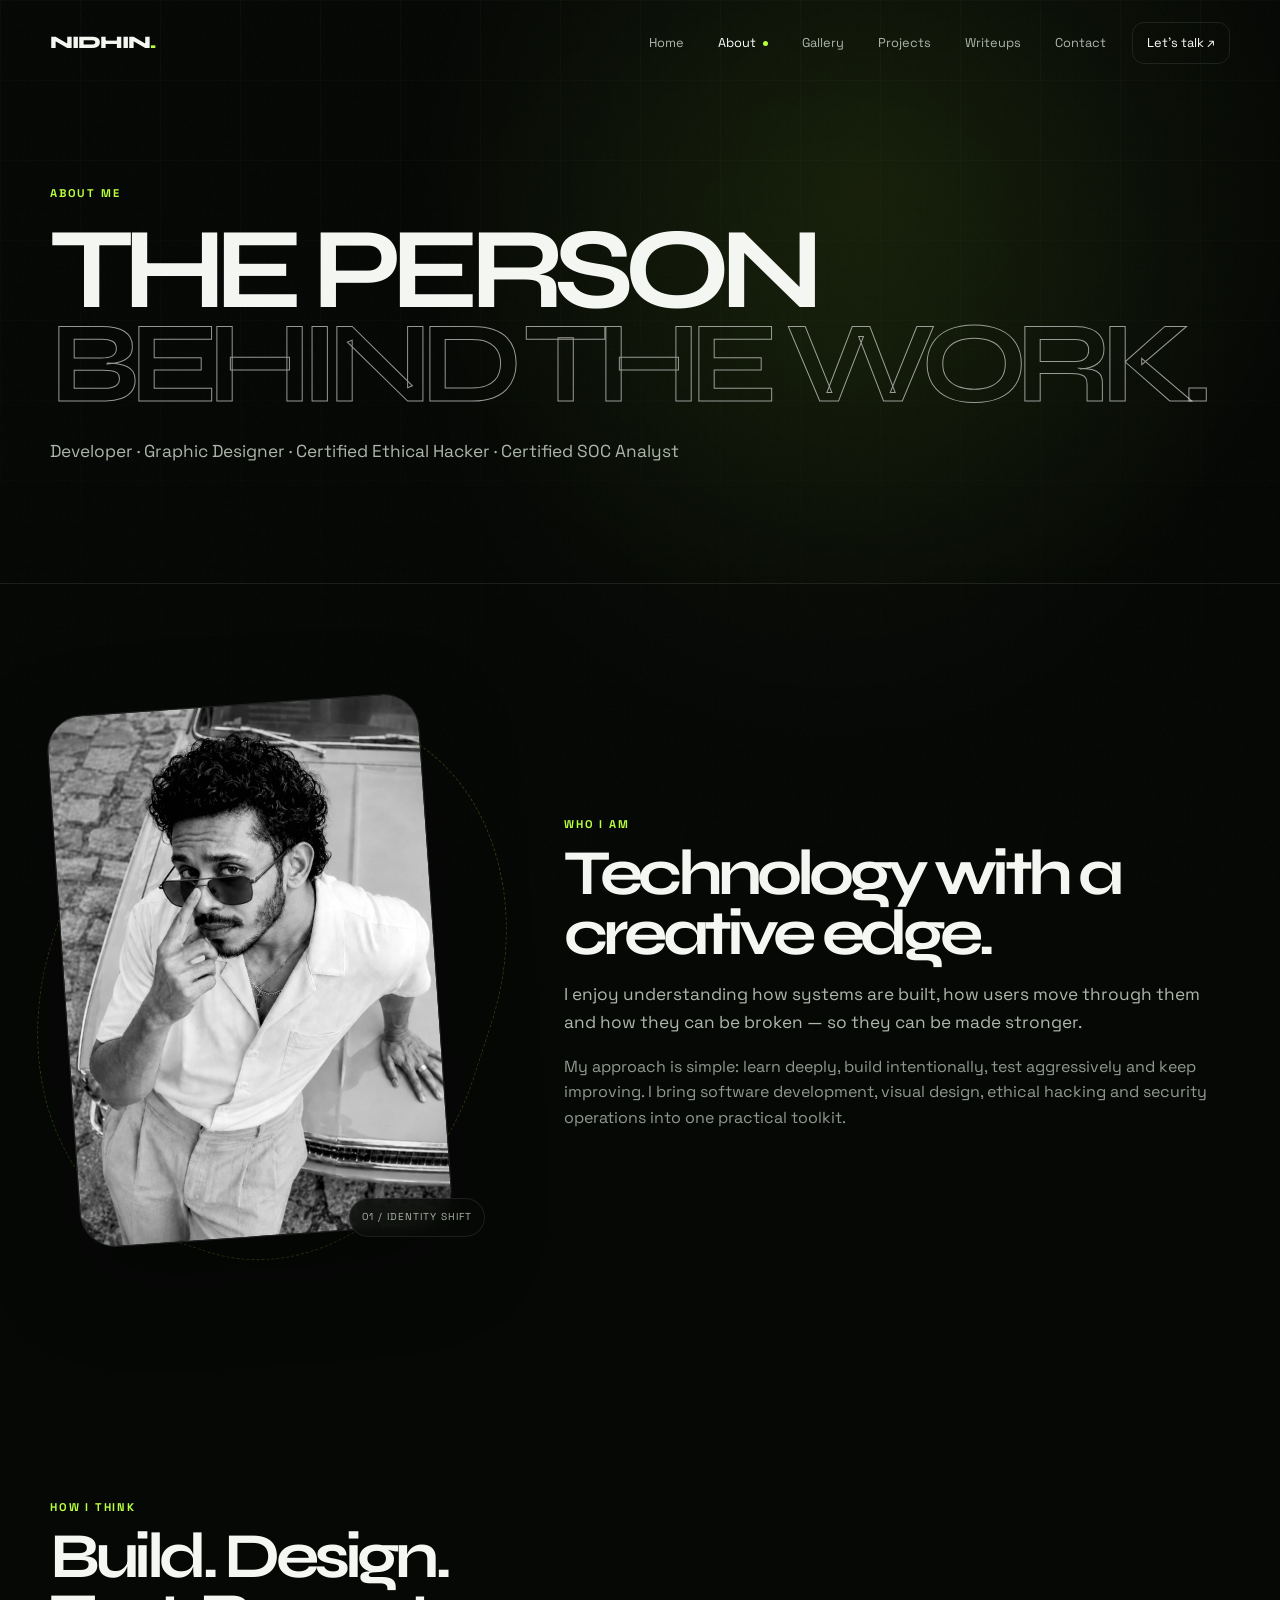
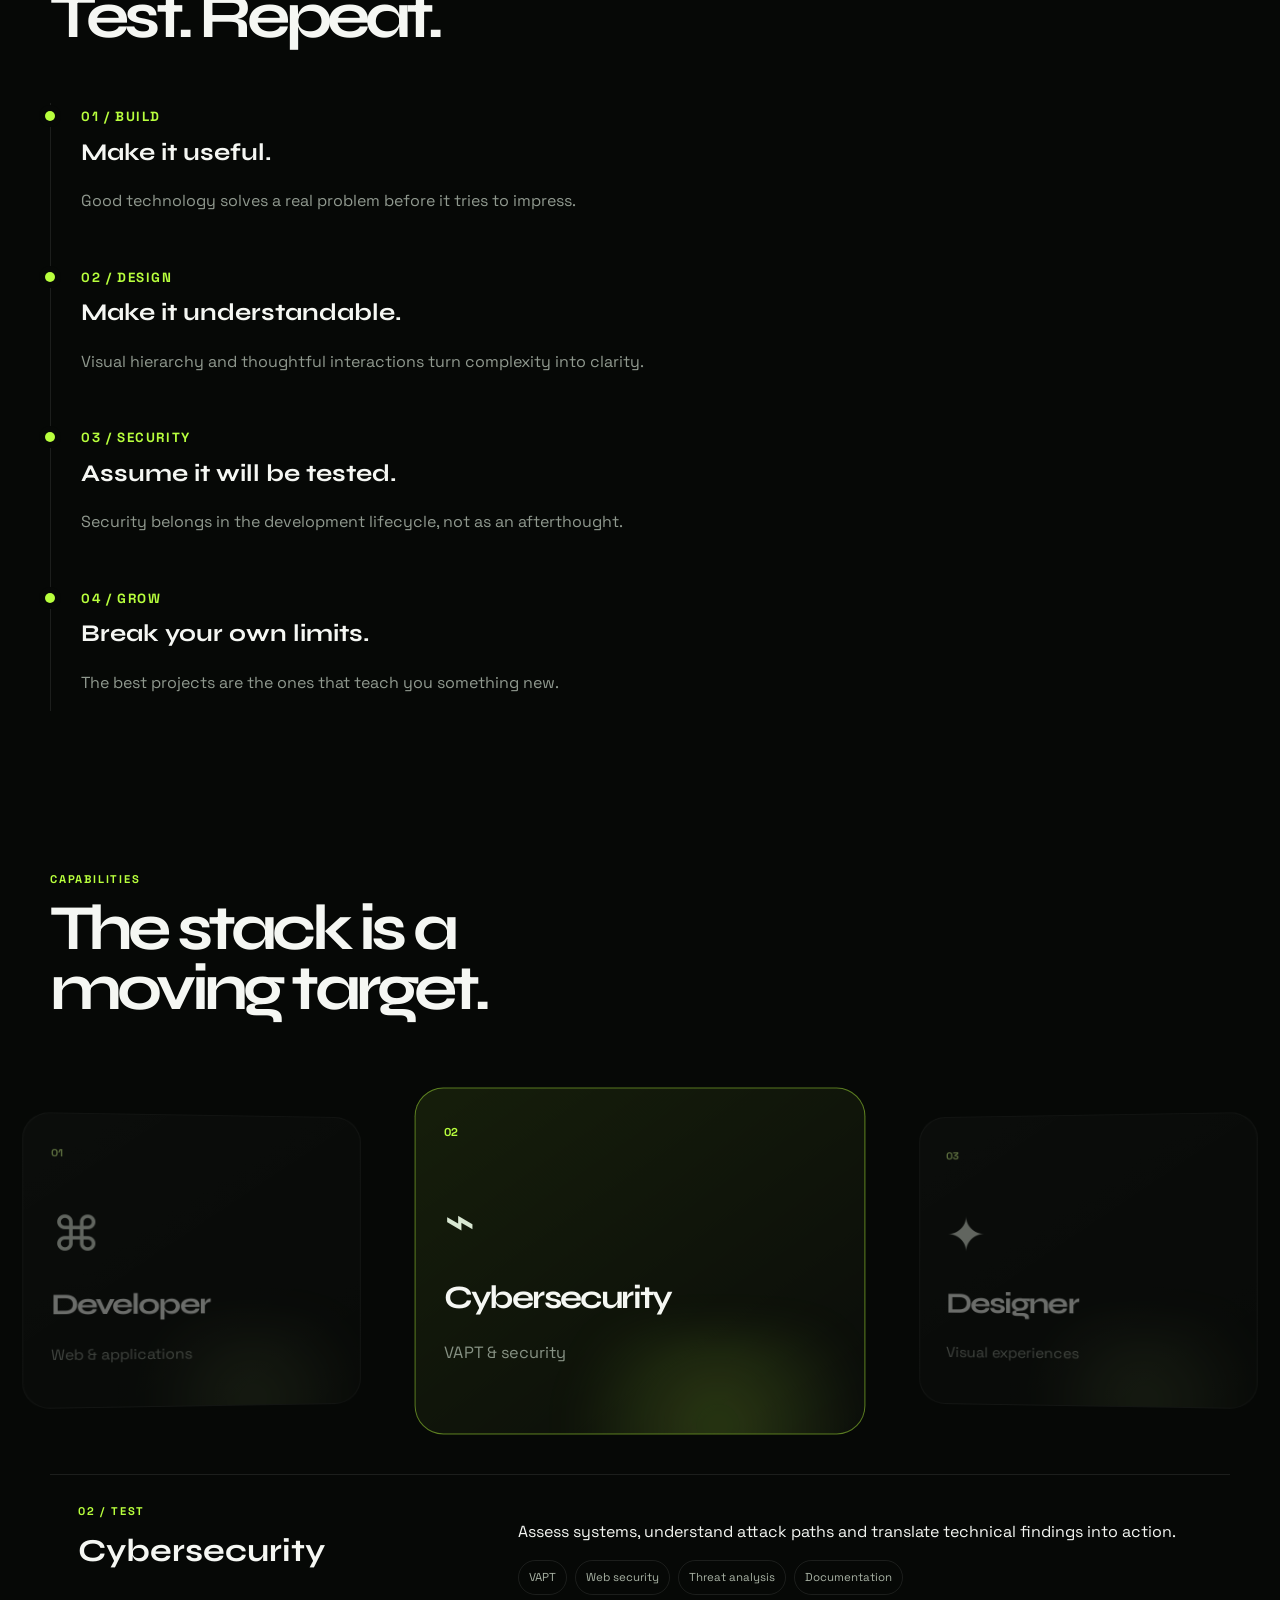
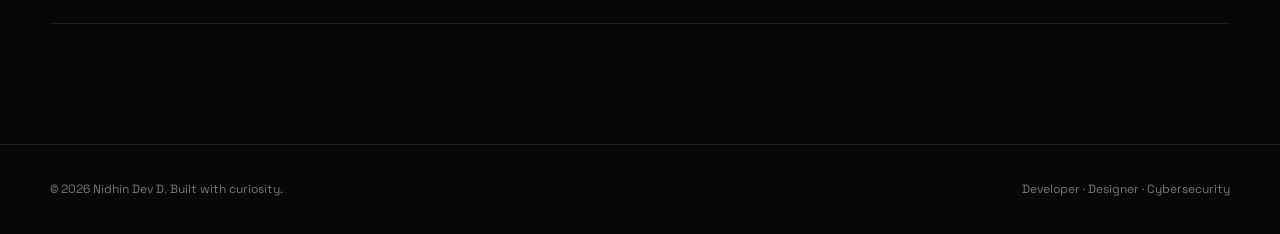
<file: about.html>
<!doctype html><html lang="en"><head><meta charset="utf-8"><meta name="viewport" content="width=device-width,initial-scale=1"><title>About Nidhin Dev D — Developer, Designer & Cybersecurity Professional</title><meta name="description" content="Learn about Nidhin Dev D, his skills, experience and approach to software development, UI/UX design and cybersecurity."><link rel="preload" as="image" href="images/photos/profile.jpg">
<link rel="preconnect" href="https://fonts.googleapis.com"><link rel="preconnect" href="https://fonts.gstatic.com" crossorigin><link href="https://fonts.googleapis.com/css2?family=Space+Grotesk:wght@400;500;600;700&family=Syne:wght@600;700;800&display=swap" rel="stylesheet"><link rel="stylesheet" href="css/style.css">
<meta name="robots" content="index, follow, max-image-preview:large, max-snippet:-1, max-video-preview:-1">
<meta name="googlebot" content="index, follow, max-image-preview:large, max-snippet:-1, max-video-preview:-1">
<meta name="theme-color" content="#060806">
<meta name="author" content="Nidhin Dev D">
<meta property="og:type" content="profile">
<meta property="og:site_name" content="Nidhin Dev D">
<meta property="og:title" content="About Nidhin Dev D — Developer, Designer & Cybersecurity Professional">
<meta property="og:description" content="Learn about Nidhin Dev D, his skills, experience and approach to software development, UI/UX design and cybersecurity.">
<meta property="og:locale" content="en_IN">
<meta property="og:url" content="https://nidhindevd.vercel.app/about.html">
<meta property="og:image" content="https://nidhindevd.vercel.app/images/branding/og-image.png">
<meta property="og:image:type" content="image/png">
<meta property="og:image:width" content="1200">
<meta property="og:image:height" content="630">
<meta property="og:image:alt" content="Nidhin Dev D — Developer, Designer & Cybersecurity Professional">
<meta name="twitter:image" content="https://nidhindevd.vercel.app/images/branding/og-image.png">
<meta name="twitter:image:alt" content="Nidhin Dev D — Developer, Designer & Cybersecurity Professional">
<meta name="twitter:card" content="summary_large_image">
<meta name="twitter:title" content="About Nidhin Dev D — Developer, Designer & Ethical Hacker">
<meta name="twitter:description" content="Learn about Nidhin Dev D, his approach to software development, visual design, ethical hacking and cybersecurity.">
<link rel="canonical" href="https://nidhindevd.vercel.app/about.html">
<link rel="icon" type="image/svg+xml" href="images/logo.svg">
<link rel="icon" type="image/png" sizes="32x32" href="images/branding/icon-192.png">
<link rel="apple-touch-icon" sizes="192x192" href="images/branding/icon-192.png">
<link rel="alternate" type="application/rss+xml" title="Nidhin Dev D on Medium" href="https://nidhindevd.medium.com/feed">
<link rel="manifest" href="site.webmanifest">
<!-- SEO: static structured data -->
<script type="application/ld+json">{"@context":"https://schema.org","@graph":[{"@type":"WebSite","@id":"https://nidhindevd.vercel.app/#website","url":"https://nidhindevd.vercel.app/","name":"Nidhin Dev D","description":"Portfolio of Nidhin Dev D — developer, designer and cybersecurity professional.","publisher":{"@id":"https://nidhindevd.vercel.app/#person"}},{"@type":"Person","@id":"https://nidhindevd.vercel.app/#person","name":"Nidhin Dev D","url":"https://nidhindevd.vercel.app/","image":"https://nidhindevd.vercel.app/images/photos/profile.jpg","jobTitle":"Developer, Designer & Cybersecurity Professional","description":"Developer, designer and cybersecurity professional building digital products, visual experiences and security-focused solutions.","sameAs":["https://www.linkedin.com/in/nidhin-dev-d-250817271/"],"worksFor":{"@type":"Organization","name":"Independent"}},{"@type":"AboutPage","@id":"https://nidhindevd.vercel.app/about.html#webpage","url":"https://nidhindevd.vercel.app/about.html","name":"About Nidhin Dev D — Developer, Designer & Cybersecurity Professional","description":"Learn about Nidhin Dev D, his skills, experience and approach to software development, UI/UX design and cybersecurity.","isPartOf":{"@id":"https://nidhindevd.vercel.app/#website"},"about":{"@id":"https://nidhindevd.vercel.app/#person"}}]}</script>
</head><body><div class="noise"></div><div class="cursor"></div><header class="nav"><div class="container nav-inner">
<a class="logo" href="index.html" aria-label="Nidhin Dev D home"><span>NIDHIN<span class="logo-dot">.</span></span></a>
<button class="menu" aria-label="Open menu" aria-expanded="false">☰</button>
<nav class="nav-links">
<a class="nav-home" href="index.html">Home</a><a class="nav-about" href="about.html">About</a><a class="nav-gallery" href="gallery.html">Gallery</a><a class="nav-projects" href="projects.html">Projects</a><a class="nav-writeups" href="writeups.html">Writeups</a><a class="nav-contact" href="contact.html">Contact</a><a class="nav-cta" href="contact.html">Let's talk ↗</a>
</nav></div></header>
<main><section class="page-hero"><div class="page-grid-lines"></div><div class="container reveal"><div class="kicker">About me</div><h1>THE PERSON<br><span class="outline">BEHIND THE WORK.</span></h1><p class="lead">Developer · Graphic Designer · Certified Ethical Hacker · Certified SOC Analyst</p></div></section>
<section class="section"><div class="container about-grid"><div class="profile-stage reveal"><div class="profile-orbit"></div><div class="profile-photo portrait"><img class="profile-image" src="images/photos/profile.jpg" alt="Portrait of Nidhin Dev D" loading="lazy" decoding="async" data-profile-fallback="images/photos/profile.jpg"></div><div class="profile-badge">01 / IDENTITY SHIFT</div></div><div class="reveal"><div class="kicker">Who I am</div><h2>Technology with a creative edge.</h2><p class="lead">I enjoy understanding how systems are built, how users move through them and how they can be broken — so they can be made stronger.</p><p class="muted">My approach is simple: learn deeply, build intentionally, test aggressively and keep improving. I bring software development, visual design, ethical hacking and security operations into one practical toolkit.</p></div></div></section>
<section class="section"><div class="container"><div class="section-head reveal"><div><div class="kicker">How I think</div><h2>Build. Design.<br>Test. Repeat.</h2></div></div><div class="timeline"><div class="time-item reveal"><small>01 / BUILD</small><h3>Make it useful.</h3><p class="muted">Good technology solves a real problem before it tries to impress.</p></div><div class="time-item reveal"><small>02 / DESIGN</small><h3>Make it understandable.</h3><p class="muted">Visual hierarchy and thoughtful interactions turn complexity into clarity.</p></div><div class="time-item reveal"><small>03 / SECURITY</small><h3>Assume it will be tested.</h3><p class="muted">Security belongs in the development lifecycle, not as an afterthought.</p></div><div class="time-item reveal"><small>04 / GROW</small><h3>Break your own limits.</h3><p class="muted">The best projects are the ones that teach you something new.</p></div></div></div></section>
<section class="section skills-section compact"><div class="container"><div class="section-head reveal"><div><div class="kicker">Capabilities</div><h2>The stack is a<br>moving target.</h2></div></div><div class="skill-carousel" data-skill-carousel><article class="skill-card" data-skill data-title="Developer" data-kicker="01 / BUILD" data-copy="Build interfaces and applications that feel clear, fast and deliberate." data-list="HTML / CSS / JS|Frontend|APIs|Performance"><span class="skill-index">01</span><div class="skill-icon">⌘</div><h3>Developer</h3><p>Web & applications</p></article><article class="skill-card active" data-skill data-title="Cybersecurity" data-kicker="02 / TEST" data-copy="Assess systems, understand attack paths and translate technical findings into action." data-list="VAPT|Web security|Threat analysis|Documentation"><span class="skill-index">02</span><div class="skill-icon">⌁</div><h3>Cybersecurity</h3><p>VAPT & security</p></article><article class="skill-card" data-skill data-title="Designer" data-kicker="03 / SHAPE" data-copy="Give ideas a visual language people can recognise and remember." data-list="UI / UX|Branding|Graphics|Motion"><span class="skill-index">03</span><div class="skill-icon">✦</div><h3>Designer</h3><p>Visual experiences</p></article></div><div class="skill-details reveal"><div><div class="kicker skill-kicker">02 / TEST</div><h3 class="skill-title">Cybersecurity</h3></div><div><p class="skill-copy">Assess systems, understand attack paths and translate technical findings into action.</p><div class="skill-tags"><span>VAPT</span><span>Web security</span><span>Threat analysis</span><span>Documentation</span></div></div></div></div></section>
</main><footer class="footer"><div class="container footer-inner"><span>© <span data-year></span> Nidhin Dev D. Built with curiosity.</span><span>Developer · Designer · Cybersecurity</span></div></footer><script type="module" src="js/main.js"></script></body></html>
</file>
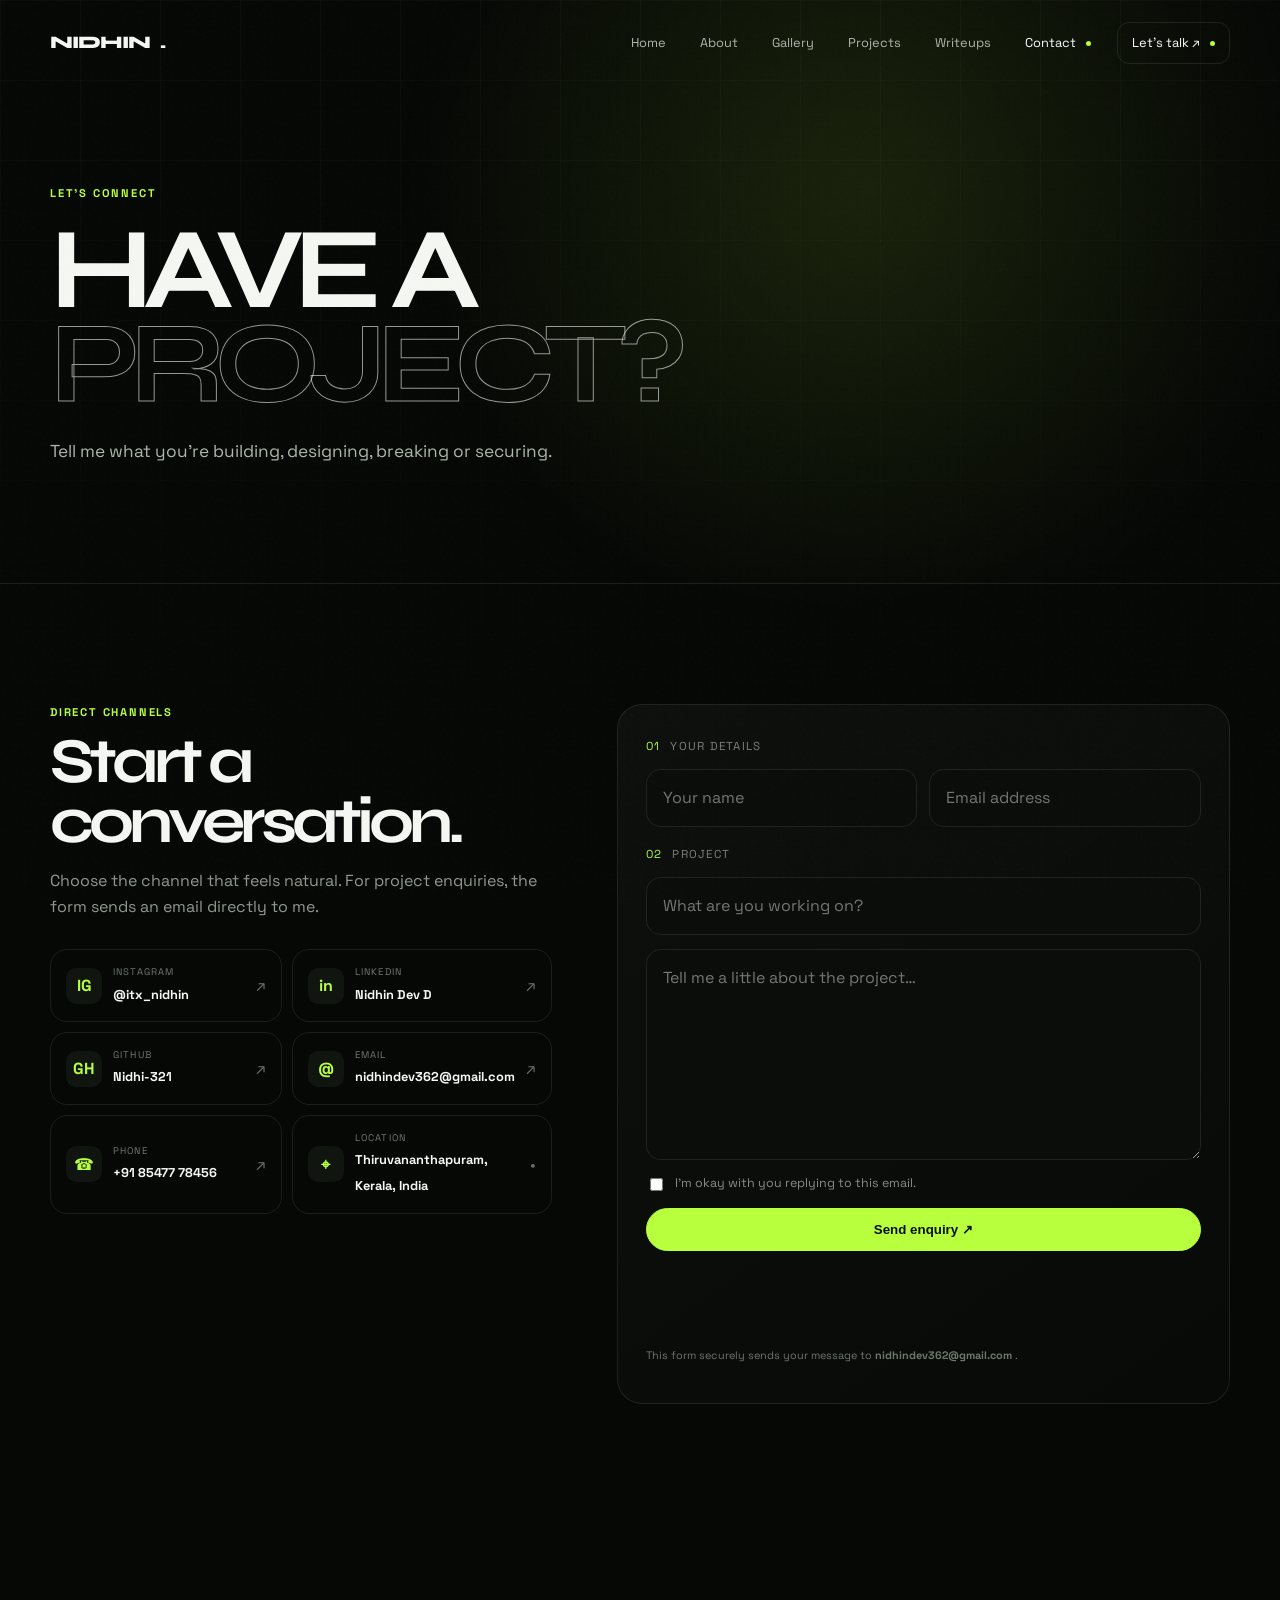
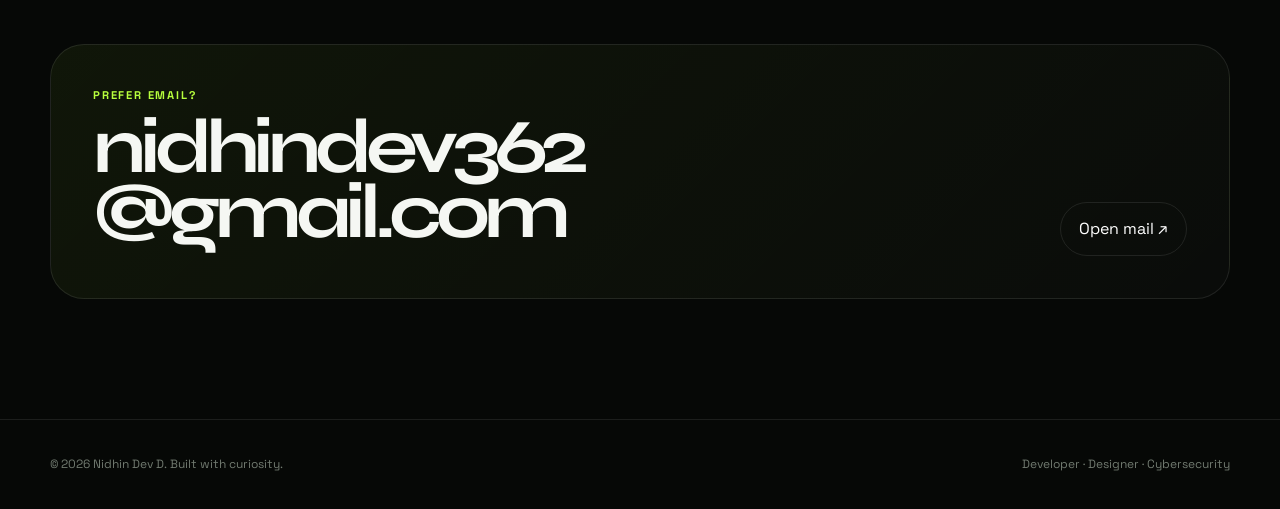
<file: contact.html>
<!doctype html>
<html lang="en">
<head>
    <meta charset="utf-8">
    <meta name="viewport" content="width=device-width, initial-scale=1">

    <title>Contact Nidhin Dev D — Web, Design & Cybersecurity</title>

    <meta
        name="description"
        content="Contact Nidhin Dev D by email, phone or social media."
    >

    <meta
        name="author"
        content="Nidhin Dev D"
    >

    <link rel="preconnect" href="https://fonts.googleapis.com">
    <link rel="preconnect" href="https://fonts.gstatic.com" crossorigin>

    <link
        href="https://fonts.googleapis.com/css2?family=Space+Grotesk:wght@400;500;600;700&family=Syne:wght@600;700;800&display=swap"
        rel="stylesheet"
    >

    <link rel="stylesheet" href="css/style.css">

    <style>
        /* =========================================
           CONTACT FORM STATUS
        ========================================= */

        .form-status {
            margin-top: 16px;
            min-height: 24px;
            font-size: 14px;
            line-height: 1.5;
            transition:
                opacity 0.3s ease,
                transform 0.3s ease;
        }

        .form-status.success {
            color: #6cff9a;
        }

        .form-status.error {
            color: #ff7373;
        }

        .form-status.info {
            color: rgba(255, 255, 255, 0.7);
        }

        .contact-form button[disabled] {
            opacity: 0.6;
            cursor: not-allowed;
            pointer-events: none;
        }

        .contact-form.is-sending {
            pointer-events: none;
        }

        .contact-form.is-sending .field {
            opacity: 0.7;
        }

        .form-note {
            margin-top: 14px;
        }
    </style>
<meta name="description" content="Get in touch with Nidhin Dev D for web development, UI/UX design, visual design and cybersecurity projects.">
<meta name="robots" content="index, follow, max-image-preview:large, max-snippet:-1, max-video-preview:-1">
<meta name="googlebot" content="index, follow, max-image-preview:large, max-snippet:-1, max-video-preview:-1">
<meta name="theme-color" content="#060806">
<meta name="author" content="Nidhin Dev D">
<meta property="og:type" content="website">
<meta property="og:site_name" content="Nidhin Dev D">
<meta property="og:title" content="Contact Nidhin Dev D — Web, Design & Cybersecurity">
<meta property="og:description" content="Get in touch with Nidhin Dev D for web development, UI/UX design, visual design and cybersecurity projects.">
<meta property="og:locale" content="en_IN">
<meta property="og:url" content="https://nidhindevd.vercel.app/contact.html">
<meta property="og:image" content="https://nidhindevd.vercel.app/images/branding/og-image.png">
<meta property="og:image:type" content="image/png">
<meta property="og:image:width" content="1200">
<meta property="og:image:height" content="630">
<meta property="og:image:alt" content="Nidhin Dev D — Developer, Designer & Cybersecurity Professional">
<meta name="twitter:image" content="https://nidhindevd.vercel.app/images/branding/og-image.png">
<meta name="twitter:image:alt" content="Nidhin Dev D — Developer, Designer & Cybersecurity Professional">
<meta name="twitter:card" content="summary_large_image">
<meta name="twitter:title" content="Contact Nidhin Dev D — Let’s Talk">
<meta name="twitter:description" content="Contact Nidhin Dev D for web development, design and cybersecurity projects.">
<link rel="canonical" href="https://nidhindevd.vercel.app/contact.html">
<link rel="icon" type="image/svg+xml" href="images/logo.svg">
<link rel="icon" type="image/png" sizes="32x32" href="images/branding/icon-192.png">
<link rel="apple-touch-icon" sizes="192x192" href="images/branding/icon-192.png">
<link rel="alternate" type="application/rss+xml" title="Nidhin Dev D on Medium" href="https://nidhindevd.medium.com/feed">
<link rel="manifest" href="site.webmanifest">
<!-- SEO: static structured data -->
<script type="application/ld+json">{"@context":"https://schema.org","@graph":[{"@type":"WebSite","@id":"https://nidhindevd.vercel.app/#website","url":"https://nidhindevd.vercel.app/","name":"Nidhin Dev D","description":"Portfolio of Nidhin Dev D — developer, designer and cybersecurity professional.","publisher":{"@id":"https://nidhindevd.vercel.app/#person"}},{"@type":"Person","@id":"https://nidhindevd.vercel.app/#person","name":"Nidhin Dev D","url":"https://nidhindevd.vercel.app/","image":"https://nidhindevd.vercel.app/images/photos/profile.jpg","jobTitle":"Developer, Designer & Cybersecurity Professional","description":"Developer, designer and cybersecurity professional building digital products, visual experiences and security-focused solutions.","sameAs":["https://www.linkedin.com/in/nidhin-dev-d-250817271/"],"worksFor":{"@type":"Organization","name":"Independent"}},{"@type":"ContactPage","@id":"https://nidhindevd.vercel.app/contact.html#webpage","url":"https://nidhindevd.vercel.app/contact.html","name":"Contact Nidhin Dev D — Web, Design & Cybersecurity","description":"Get in touch with Nidhin Dev D for web development, UI/UX design, visual design and cybersecurity projects.","isPartOf":{"@id":"https://nidhindevd.vercel.app/#website"},"about":{"@id":"https://nidhindevd.vercel.app/#person"}}]}</script>
</head>

<body>

    <!-- Background -->
    <div class="noise"></div>

    <!-- Custom cursor -->
    <div class="cursor"></div>

    <!-- =========================================
         NAVIGATION
    ========================================== -->
    <header class="nav">
        <div class="container nav-inner">

            <a class="logo" href="index.html">
                NIDHIN<span>.</span>
            </a>

            <button
                class="menu"
                aria-label="Open menu"
                aria-expanded="false"
                type="button"
            >
                ☰
            </button>

            <nav class="nav-links">

                <a
                    class="nav-home"
                    href="index.html"
                >
                    Home
                </a>

                <a
                    class="nav-about"
                    href="about.html"
                >
                    About
                </a>

                <a
                    class="nav-gallery"
                    href="gallery.html"
                >
                    Gallery
                </a>

                <a
                    class="nav-projects"
                    href="projects.html"
                >
                    Projects
                </a>

                <a
                    class="nav-writeups"
                    href="writeups.html"
                >
                    Writeups
                </a>

                <a
                    class="nav-contact"
                    href="contact.html"
                    aria-current="page"
                >
                    Contact
                </a>

                <a
                    class="nav-cta"
                    href="contact.html"
                >
                    Let's talk ↗
                </a>

            </nav>

        </div>
    </header>


    <!-- =========================================
         MAIN
    ========================================== -->
    <main>

        <!-- =====================================
             PAGE HERO
        ====================================== -->
        <section class="page-hero">

            <div class="page-grid-lines"></div>

            <div class="container reveal">

                <div class="kicker">
                    Let’s connect
                </div>

                <h1>
                    HAVE A<br>
                    <span class="outline">
                        PROJECT?
                    </span>
                </h1>

                <p class="lead">
                    Tell me what you’re building, designing,
                    breaking or securing.
                </p>

            </div>

        </section>


        <!-- =====================================
             CONTACT CONTENT
        ====================================== -->
        <section class="section">

            <div class="container contact-grid">

                <!-- =================================
                     SOCIAL / DIRECT CONTACT
                ================================== -->
                <div class="reveal">

                    <div class="kicker">
                        Direct channels
                    </div>

                    <h2>
                        Start a conversation.
                    </h2>

                    <p class="muted">
                        Choose the channel that feels natural.
                        For project enquiries, the form sends an
                        email directly to me.
                    </p>


                    <div class="social-grid">

                        <!-- Instagram -->
                        <a
                            class="social-card"
                            href="https://www.instagram.com/itx_nidhin?stkn=MXdwZ3Nhc21kMWF2MQ=="
                            target="_blank"
                            rel="noopener noreferrer"
                            aria-label="Instagram"
                        >
                            <span>IG</span>

                            <div>
                                <small>
                                    INSTAGRAM
                                </small>

                                <strong>
                                    @itx_nidhin
                                </strong>
                            </div>

                            <em>↗</em>
                        </a>


                        <!-- LinkedIn -->
                        <a
                            class="social-card"
                            href="https://www.linkedin.com/in/nidhin-dev-d-250817271?utm_source=share_via&utm_content=profile&utm_medium=member_android"
                            target="_blank"
                            rel="noopener noreferrer"
                            aria-label="LinkedIn"
                        >
                            <span>in</span>

                            <div>
                                <small>
                                    LINKEDIN
                                </small>

                                <strong>
                                    Nidhin Dev D
                                </strong>
                            </div>

                            <em>↗</em>
                        </a>


                        <!-- GitHub -->
                        <a
                            class="social-card"
                            href="https://github.com/Nidhi-321"
                            target="_blank"
                            rel="noopener noreferrer"
                            aria-label="GitHub"
                        >
                            <span>GH</span>

                            <div>
                                <small>
                                    GITHUB
                                </small>

                                <strong>
                                    Nidhi-321
                                </strong>
                            </div>

                            <em>↗</em>
                        </a>


                        <!-- Email -->
                        <a
                            class="social-card"
                            href="mailto:nidhindev362@gmail.com"
                            aria-label="Send email"
                        >
                            <span>@</span>

                            <div>
                                <small>
                                    EMAIL
                                </small>

                                <strong>
                                    nidhindev362@gmail.com
                                </strong>
                            </div>

                            <em>↗</em>
                        </a>


                        <!-- Phone -->
                        <a
                            class="social-card"
                            href="tel:+918547778456"
                            aria-label="Call Nidhin Dev D"
                        >
                            <span>☎</span>

                            <div>
                                <small>
                                    PHONE
                                </small>

                                <strong>
                                    +91 85477 78456
                                </strong>
                            </div>

                            <em>↗</em>
                        </a>


                        <!-- Location -->
                        <div class="social-card static">

                            <span>⌖</span>

                            <div>
                                <small>
                                    LOCATION
                                </small>

                                <strong>
                                    Thiruvananthapuram,
                                    Kerala, India
                                </strong>
                            </div>

                            <em>•</em>

                        </div>

                    </div>

                </div>


                <!-- =================================
                     CONTACT FORM
                ================================== -->
                <form
                    class="contact-form reveal"
                    id="contactForm"
                    novalidate
                >

                    <!-- Hidden metadata -->
                    <input
                        type="hidden"
                        name="_subject"
                        value="New portfolio enquiry — Nidhin Dev D"
                    >

                    <input
                        type="hidden"
                        name="_captcha"
                        value="false"
                    >

                    <input
                        type="hidden"
                        name="_template"
                        value="table"
                    >


                    <!-- Section 01 -->
                    <div class="form-label">
                        <span>01</span>
                        Your details
                    </div>


                    <div class="form-row">

                        <input
                            class="field"
                            type="text"
                            name="name"
                            placeholder="Your name"
                            autocomplete="name"
                            required
                        >

                        <input
                            class="field"
                            type="email"
                            name="email"
                            placeholder="Email address"
                            autocomplete="email"
                            required
                        >

                    </div>


                    <!-- Section 02 -->
                    <div class="form-label">
                        <span>02</span>
                        Project
                    </div>


                    <input
                        class="field"
                        type="text"
                        name="subject"
                        placeholder="What are you working on?"
                        autocomplete="off"
                    >


                    <textarea
                        class="field"
                        name="message"
                        placeholder="Tell me a little about the project…"
                        rows="7"
                        required
                    ></textarea>


                    <!-- Agreement -->
                    <label class="checkbox">

                        <input
                            type="checkbox"
                            name="consent"
                            value="yes"
                            required
                        >

                        <span>
                            I’m okay with you replying to this email.
                        </span>

                    </label>


                    <!-- Submit -->
                    <button
                        class="btn primary"
                        type="submit"
                        id="submitButton"
                    >
                        Send enquiry ↗
                    </button>


                    <!-- Status -->
                    <p
                        class="form-status"
                        id="formStatus"
                        aria-live="polite"
                        role="status"
                    ></p>


                    <p class="form-note">
                        This form securely sends your message to
                        <strong>
                            nidhindev362@gmail.com
                        </strong>.
                    </p>

                </form>

            </div>

        </section>


        <!-- =====================================
             EMAIL CTA
        ====================================== -->
        <section class="section">

            <div class="container cta reveal">

                <div>

                    <div class="kicker">
                        Prefer email?
                    </div>

                    <h2>
                        nidhindev362<br>
                        @gmail.com
                    </h2>

                </div>

                <a
                    class="btn"
                    href="mailto:nidhindev362@gmail.com"
                >
                    Open mail ↗
                </a>

            </div>

        </section>

    </main>


    <!-- =========================================
         FOOTER
    ========================================== -->
    <footer class="footer">

        <div class="container footer-inner">

            <span>
                ©
                <span data-year></span>
                Nidhin Dev D.
                Built with curiosity.
            </span>

            <span>
                Developer · Designer · Cybersecurity
            </span>

        </div>

    </footer>


    <!-- Existing site JavaScript -->
    <script
        type="module"
        src="js/main.js"
    ></script>


    <!-- =========================================
         FORMSUBMIT AJAX
    ========================================== -->
    <script>
        (() => {

            const form = document.getElementById("contactForm");
            const button = document.getElementById("submitButton");
            const status = document.getElementById("formStatus");

            if (!form || !button || !status) {
                return;
            }


            /*
             * FormSubmit AJAX endpoint
             *
             * IMPORTANT:
             * This endpoint sends the form without
             * navigating away from your website.
             */
            const endpoint =
                "https://formsubmit.co/ajax/nidhindev362@gmail.com";


            /*
             * Helper for status messages
             */
            function setStatus(message, type = "") {

                status.textContent = message;

                status.className =
                    "form-status" +
                    (type ? " " + type : "");

            }


            /*
             * Handle form submission
             */
            form.addEventListener("submit", async (event) => {

                event.preventDefault();


                /*
                 * Native browser validation
                 */
                if (!form.checkValidity()) {

                    form.reportValidity();

                    return;
                }


                /*
                 * Start loading state
                 */
                button.disabled = true;

                button.dataset.originalText =
                    button.textContent;

                button.textContent =
                    "Sending…";

                form.classList.add("is-sending");

                setStatus(
                    "Sending your message…",
                    "info"
                );


                /*
                 * Create FormData
                 */
                const formData =
                    new FormData(form);


                /*
                 * Remove fields we don't want
                 * transmitted as contact information.
                 */
                formData.delete("consent");


                try {

                    /*
                     * Send to FormSubmit AJAX endpoint
                     */
                    const response =
                        await fetch(endpoint, {

                            method: "POST",

                            headers: {
                                "Accept":
                                    "application/json"
                            },

                            body: formData

                        });


                    /*
                     * Attempt to parse JSON response
                     */
                    let result = null;

                    try {

                        result =
                            await response.json();

                    } catch (jsonError) {

                        result = null;

                    }


                    /*
                     * Successful response
                     */
                    if (
                        response.ok &&
                        result &&
                        (
                            result.success === true ||
                            result.success === "true"
                        )
                    ) {

                        form.reset();


                        setStatus(
                            "Message sent successfully! Redirecting…",
                            "success"
                        );


                        /*
                         * Give the success message
                         * a moment before redirecting.
                         */
                        setTimeout(() => {

                            window.location.href =
                                "thank-you.html";

                        }, 1000);


                        return;
                    }


                    /*
                     * Some FormSubmit responses may
                     * have a valid 2xx response without
                     * the expected JSON body.
                     */
                    if (response.ok) {

                        form.reset();

                        setStatus(
                            "Message sent successfully! Redirecting…",
                            "success"
                        );


                        setTimeout(() => {

                            window.location.href =
                                "thank-you.html";

                        }, 1000);


                        return;
                    }


                    /*
                     * Server-side error
                     */
                    const serverMessage =
                        result &&
                        result.message
                            ? result.message
                            : "Unable to send your message right now.";

                    throw new Error(
                        serverMessage
                    );

                } catch (error) {

                    console.error(
                        "Form submission error:",
                        error
                    );


                    setStatus(
                        "Something went wrong. Please try again or email me directly.",
                        "error"
                    );

                } finally {

                    button.disabled = false;

                    button.textContent =
                        button.dataset.originalText ||
                        "Send enquiry ↗";

                    form.classList.remove(
                        "is-sending"
                    );

                }

            });

        })();
    </script>

</body>
</html>
</file>
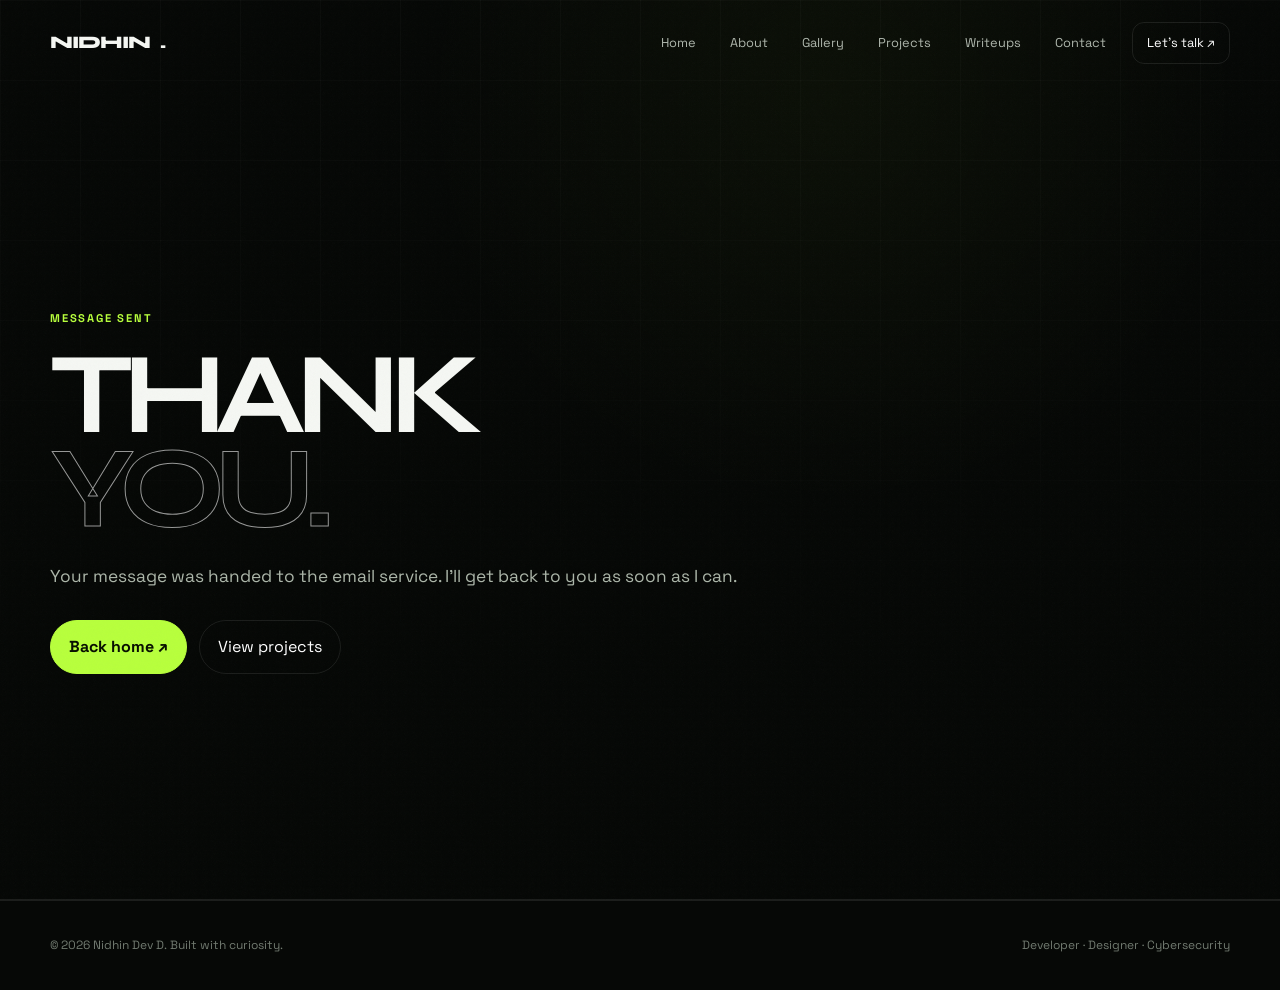
<file: thank-you.html>
<!doctype html><html lang="en"><head><meta charset="utf-8"><meta name="viewport" content="width=device-width,initial-scale=1"><title>Thanks — Nidhin Dev D</title><meta name="description" content="Thanks for reaching out to Nidhin Dev D."><link rel="preconnect" href="https://fonts.googleapis.com"><link rel="preconnect" href="https://fonts.gstatic.com" crossorigin><link href="https://fonts.googleapis.com/css2?family=Space+Grotesk:wght@400;500;600;700&family=Syne:wght@600;700;800&display=swap" rel="stylesheet"><link rel="stylesheet" href="css/style.css">
<meta name="robots" content="noindex, nofollow">
<meta name="googlebot" content="noindex, nofollow">
<meta name="theme-color" content="#060806">
<meta name="author" content="Nidhin Dev D">
<meta property="og:type" content="website">
<meta property="og:site_name" content="Nidhin Dev D">
<meta property="og:title" content="Thanks — Nidhin Dev D">
<meta property="og:description" content="Thanks for reaching out to Nidhin Dev D.">
<meta property="og:locale" content="en_IN">
<meta name="twitter:card" content="summary_large_image">
<meta name="twitter:title" content="Thanks — Nidhin Dev D">
<meta name="twitter:description" content="Thanks for reaching out to Nidhin Dev D.">
<link rel="canonical-placeholder" data-canonical-path="thank-you.html">
<link rel="manifest" href="site.webmanifest">
</head><body><div class="noise"></div><div class="cursor"></div><header class="nav"><div class="container nav-inner">
<a class="logo" href="index.html">NIDHIN<span>.</span></a>
<button class="menu" aria-label="Open menu" aria-expanded="false">☰</button>
<nav class="nav-links">
<a class="nav-home" href="index.html">Home</a><a class="nav-about" href="about.html">About</a><a class="nav-gallery" href="gallery.html">Gallery</a><a class="nav-projects" href="projects.html">Projects</a><a class="nav-writeups" href="writeups.html">Writeups</a><a class="nav-contact" href="contact.html">Contact</a><a class="nav-cta" href="contact.html">Let's talk ↗</a>
</nav></div></header><main><section class="page-hero thank-you"><div class="container reveal"><div class="kicker">Message sent</div><h1>THANK<br><span class="outline">YOU.</span></h1><p class="lead">Your message was handed to the email service. I’ll get back to you as soon as I can.</p><div class="actions"><a class="btn primary" href="index.html">Back home ↗</a><a class="btn" href="projects.html">View projects</a></div></div></section></main><footer class="footer"><div class="container footer-inner"><span>© <span data-year></span> Nidhin Dev D. Built with curiosity.</span><span>Developer · Designer · Cybersecurity</span></div></footer><script type="module" src="js/main.js"></script></body></html>
</file>
<file: css/style.css>
:root{--bg:#060806;--surface:#0d100e;--surface2:#111611;--text:#f5f7f3;--muted:#90998f;--line:rgba(255,255,255,.09);--accent:#b8ff3d;--accent-rgb:184,255,61;--danger:#ff8f8f;--radius:26px}*{box-sizing:border-box}html{scroll-behavior:smooth}body{margin:0;background:radial-gradient(circle at 65% 10%,rgba(184,255,61,.035),transparent 26rem),var(--bg);color:var(--text);font-family:"Space Grotesk",system-ui,sans-serif;line-height:1.6;overflow-x:hidden}body:before{content:"";position:fixed;inset:0;background-image:linear-gradient(rgba(255,255,255,.025) 1px,transparent 1px),linear-gradient(90deg,rgba(255,255,255,.025) 1px,transparent 1px);background-size:80px 80px;mask-image:linear-gradient(to bottom,black,transparent 92%);pointer-events:none;z-index:-2}.noise{position:fixed;inset:0;z-index:1000;pointer-events:none;opacity:.045;background-image:url("data:image/svg+xml,%3Csvg xmlns='http://www.w3.org/2000/svg' width='180' height='180'%3E%3Cfilter id='n'%3E%3CfeTurbulence baseFrequency='.9' numOctaves='4' stitchTiles='stitch'/%3E%3C/filter%3E%3Crect width='100%25' height='100%25' filter='url(%23n)' opacity='.6'/%3E%3C/svg%3E")}.cursor{position:fixed;z-index:1001;pointer-events:none;width:18px;height:18px;border:1px solid var(--accent);border-radius:50%;transform:translate(-50%,-50%);mix-blend-mode:difference;transition:width .2s,height .2s,background .2s;top:-30px;left:-30px}.cursor.hover{width:38px;height:38px;background:rgba(184,255,61,.12)}a{color:inherit;text-decoration:none}.container{width:min(1180px,calc(100% - 40px));margin:auto}.nav{position:fixed;top:0;left:0;right:0;z-index:100;padding:22px 0;transition:.3s}.nav.scrolled{background:rgba(6,8,6,.72);backdrop-filter:blur(16px);border-bottom:1px solid var(--line)}.nav-inner{display:flex;align-items:center;justify-content:space-between;gap:20px}.logo{display:inline-flex;align-items:center;gap:10px;font-family:Syne,sans-serif;font-weight:800;font-size:1.1rem;letter-spacing:-.06em}.logo img{width:34px;height:34px;display:block}.logo-dot{color:var(--accent)}.nav-links{display:flex;align-items:center;gap:18px;font-size:.8rem;color:#aeb6ac}.nav-links a{padding:9px 8px;border-radius:12px;transition:.25s}.nav-links a:hover,.nav-links a.active{color:#fff}.nav-links a.active:after{content:"";display:inline-block;width:5px;height:5px;border-radius:50%;background:var(--accent);margin-left:7px;vertical-align:middle}.nav-links .nav-cta{border:1px solid var(--line);color:#fff;padding:10px 14px}.menu{display:none;background:transparent;color:#fff;border:1px solid var(--line);border-radius:12px;padding:9px 12px;font-size:1rem}.hero{position:relative;min-height:100vh;display:flex;align-items:center;padding:150px 0 80px;overflow:hidden}.hero-home .hero-video{position:absolute;inset:0;width:100%;height:100%;object-fit:cover;z-index:-3;opacity:0;transition:opacity .7s ease;filter:saturate(.7) contrast(1.08) brightness(.55)}.hero-home.video-ready .hero-video{opacity:.82}.hero-video-shade{position:absolute;inset:0;z-index:-2;background:linear-gradient(90deg,rgba(6,8,6,.94) 0%,rgba(6,8,6,.64) 42%,rgba(6,8,6,.30) 72%,rgba(6,8,6,.78) 100%),linear-gradient(0deg,rgba(6,8,6,.78),transparent 45%,rgba(6,8,6,.34))}.hero-glow{position:absolute;inset:0;background:radial-gradient(circle at 70% 44%,transparent 0 12rem,rgba(4,8,4,.32) 30rem,rgba(6,8,6,.92) 100%);z-index:-1}.hero-grid{display:grid;grid-template-columns:1.05fr .95fr;gap:70px;align-items:center}.hero-copy{max-width:760px}.eyebrow,.kicker{color:var(--accent);font-size:.7rem;font-weight:800;letter-spacing:.16em;text-transform:uppercase}.live-dot{display:inline-block;width:7px;height:7px;border-radius:50%;background:var(--accent);box-shadow:0 0 18px var(--accent);margin-right:9px;animation:pulse 1.4s ease-in-out infinite}.hero h1,.page-hero h1{font-family:Syne,sans-serif;font-size:clamp(4.2rem,9vw,8.9rem);line-height:.82;letter-spacing:-.09em;margin:20px 0 26px}.outline{color:transparent;-webkit-text-stroke:1px rgba(255,255,255,.58)}.lead{font-size:1.08rem;color:#adb7aa;max-width:720px}.actions{display:flex;gap:12px;flex-wrap:wrap;margin-top:30px}.btn{display:inline-flex;align-items:center;justify-content:center;gap:9px;padding:13px 18px;border-radius:999px;border:1px solid var(--line);color:#fff;cursor:pointer;background:transparent;transition:.28s}.btn:hover{transform:translateY(-4px);border-color:rgba(184,255,61,.4);box-shadow:0 18px 50px rgba(0,0,0,.25)}.btn.primary{background:var(--accent);border-color:var(--accent);color:#081000;font-weight:800}.hero-meta{display:flex;gap:20px;flex-wrap:wrap;margin-top:48px;color:#6e786d;font-size:.66rem;letter-spacing:.14em;text-transform:uppercase}.hero-side{display:flex;justify-content:flex-end}.orb-card{width:min(100%,430px);padding:18px;border:1px solid var(--line);border-radius:30px;background:linear-gradient(145deg,rgba(255,255,255,.05),rgba(255,255,255,.015));box-shadow:0 30px 90px rgba(0,0,0,.35);backdrop-filter:blur(14px)}.orb-top,.orb-footer{display:flex;justify-content:space-between;gap:14px;color:#7e8a7e;font-size:.68rem;letter-spacing:.12em;text-transform:uppercase}.status{color:var(--accent)}.orb-stage{position:relative;aspect-ratio:1;margin:24px 0;display:grid;place-items:center;overflow:hidden;border-radius:22px;background:radial-gradient(circle,rgba(184,255,61,.12),transparent 58%),rgba(0,0,0,.2)}.orb-stage:after{content:"";position:absolute;inset:18%;border:1px dashed rgba(184,255,61,.16);border-radius:50%;animation:spin 18s linear infinite}.orb-core{width:36%;aspect-ratio:1;border-radius:50%;background:radial-gradient(circle at 35% 30%,#dafda1,#7fb92f 25%,#182413 65%,#070a08);box-shadow:0 0 70px rgba(184,255,61,.24),inset -20px -20px 40px rgba(0,0,0,.5);animation:float 4.2s ease-in-out infinite}.orb-label{position:absolute;font-family:Syne,sans-serif;font-weight:800;font-size:5rem;color:#fff;z-index:2;mix-blend-mode:screen}.orb-ring{position:absolute;border:1px solid rgba(184,255,61,.3);border-radius:50%;width:54%;height:54%;animation:spin 10s linear infinite}.ring-b{width:68%;height:32%;transform:rotate(35deg);animation-duration:13s;animation-direction:reverse}.hero-bottom{position:absolute;bottom:28px;left:50%;transform:translateX(-50%);display:flex;flex-direction:column;align-items:center;gap:3px;font-size:.65rem;letter-spacing:.2em;text-transform:uppercase;color:#6f796e}.marquee{overflow:hidden;border-block:1px solid var(--line);white-space:nowrap;background:#080a08}.marquee-track{display:inline-block;padding:17px 0;font-weight:700;letter-spacing:.08em;color:#939c91;animation:marquee 24s linear infinite}.marquee i{font-style:normal;color:var(--accent);margin:0 22px}.section{padding:120px 0;position:relative}.section-head{display:flex;justify-content:space-between;align-items:end;gap:35px;margin-bottom:46px}.section h2{font-family:Syne,sans-serif;font-size:clamp(2.8rem,5vw,5.2rem);line-height:.94;letter-spacing:-.075em;margin:10px 0}.section-head>p{max-width:330px}.muted{color:var(--muted)}.skills-section{overflow:hidden}.skill-carousel{height:370px;display:grid;grid-template-columns:1fr 1.25fr 1fr;gap:16px;align-items:center;perspective:1200px}.skill-card{position:relative;min-height:290px;padding:28px;border:1px solid var(--line);border-radius:28px;background:linear-gradient(145deg,rgba(255,255,255,.045),rgba(255,255,255,.012));cursor:pointer;transition:transform .65s cubic-bezier(.2,.9,.2,1),opacity .5s,filter .5s,border-color .4s,background .4s;opacity:.42;filter:saturate(.55);overflow:hidden}.skill-card:before{content:"";position:absolute;inset:auto -15% -25% 20%;height:55%;background:radial-gradient(circle,rgba(184,255,61,.18),transparent 65%);filter:blur(20px)}.skill-card.active{min-height:340px;opacity:1;filter:none;border-color:rgba(184,255,61,.45);background:linear-gradient(145deg,rgba(184,255,61,.09),rgba(255,255,255,.02));transform:translateY(0) scale(1.02)}.skill-card.left{transform:translateX(-9%) rotateY(8deg) scale(.92)}.skill-card.right{transform:translateX(9%) rotateY(-8deg) scale(.92)}.skill-index{font-size:.7rem;color:var(--accent);font-weight:800}.skill-icon{font-size:3.2rem;margin:35px 0 8px;color:#d8e7d2}.skill-card h3{font-family:Syne,sans-serif;font-size:2rem;letter-spacing:-.06em;margin:0}.skill-card p{color:#879284}.skill-details{display:grid;grid-template-columns:.75fr 1.25fr;gap:30px;margin-top:28px;padding:28px;border-top:1px solid var(--line);border-bottom:1px solid var(--line)}.skill-details h3{font-family:Syne,sans-serif;font-size:2rem;margin:5px 0}.skill-tags{display:flex;flex-wrap:wrap;gap:8px;margin-top:16px}.skill-tags span{font-size:.72rem;padding:7px 10px;border:1px solid var(--line);border-radius:999px;color:#a8b2a4}.feature-grid{display:grid;grid-template-columns:1.4fr .8fr;gap:18px}.feature-card{position:relative;min-height:500px;border:1px solid var(--line);border-radius:32px;overflow:hidden;background:#101410;transform-style:preserve-3d;transition:transform .18s ease}.feature-card.large{min-height:600px}.feature-card img{position:absolute;inset:0;width:100%;height:100%;object-fit:cover;transition:transform .8s}.feature-card:after{content:"";position:absolute;inset:0;background:linear-gradient(180deg,transparent 35%,rgba(0,0,0,.92) 100%)}.feature-card:hover img{transform:scale(1.06)}.feature-content{position:absolute;z-index:2;left:30px;right:30px;bottom:28px}.badge{display:inline-block;font-size:.64rem;color:#071000;background:var(--accent);font-weight:800;padding:6px 9px;border-radius:999px}.feature-content h3{font-family:Syne,sans-serif;font-size:clamp(2.2rem,4vw,4rem);line-height:.92;letter-spacing:-.065em;margin:14px 0 0}.arrow{font-size:1.6rem;color:var(--accent)}.about-grid{display:grid;grid-template-columns:.8fr 1.2fr;gap:70px;align-items:center}.profile-stage{position:relative;aspect-ratio:4/5;min-height:430px}.profile-photo{position:absolute;inset:5% 12% 10% 8%;border-radius:36px;overflow:hidden;border:1px solid var(--line);background:#0b0e0b;transform:rotate(-4deg);box-shadow:0 30px 90px rgba(0,0,0,.35);animation:photoFloat 6s ease-in-out infinite}.profile-photo img{width:100%;height:100%;object-fit:cover;filter:saturate(.88) contrast(1.05)}.profile-orbit{position:absolute;inset:0;border:1px dashed rgba(184,255,61,.22);border-radius:45%;transform:rotate(18deg);animation:spin 18s linear infinite}.profile-badge{position:absolute;right:2%;bottom:4%;padding:10px 12px;border-radius:999px;border:1px solid var(--line);background:rgba(7,10,7,.78);backdrop-filter:blur(10px);font-size:.63rem;letter-spacing:.1em;color:#aab4a7}.portrait{inset:0 13% 4% 3%}.stats{display:grid;grid-template-columns:repeat(3,1fr);gap:12px;margin-top:28px}.stat{padding:18px;border:1px solid var(--line);border-radius:18px}.stat b{font-family:Syne,sans-serif;font-size:2rem;display:block}.stat span{font-size:.74rem;color:#7f8a7c}.cta-section{padding-top:20px}.cta{padding:42px;border:1px solid var(--line);border-radius:34px;background:linear-gradient(135deg,rgba(184,255,61,.06),rgba(255,255,255,.02));display:flex;justify-content:space-between;align-items:end;gap:30px}.cta h2{font-family:Syne,sans-serif;font-size:clamp(3rem,6vw,6rem);line-height:.85;letter-spacing:-.08em;margin:10px 0}.page-hero{position:relative;padding:185px 0 100px;border-bottom:1px solid var(--line);overflow:hidden}.page-grid-lines{position:absolute;inset:0;background:radial-gradient(circle at 68% 32%,rgba(184,255,61,.08),transparent 30rem);pointer-events:none}.page-hero .container{position:relative;z-index:1}.timeline{border-left:1px solid var(--line);padding-left:30px;display:grid;gap:34px}.time-item{position:relative}.time-item:before{content:"";position:absolute;left:-36px;top:8px;width:10px;height:10px;border-radius:50%;background:var(--accent);box-shadow:0 0 0 6px var(--bg)}.time-item small{color:var(--accent);font-weight:800;letter-spacing:.12em}.time-item h3{font-family:Syne,sans-serif;font-size:1.5rem;margin:5px 0}.compact{padding-top:40px}.gallery-grid{display:grid;grid-template-columns:repeat(2,1fr);gap:18px}.gallery-card{cursor:pointer}.gallery-image{position:relative;overflow:hidden;border:1px solid var(--line);border-radius:28px;background:#0e120f}.gallery-image img{display:block;width:100%;aspect-ratio:1/1.12;object-fit:cover;transition:transform .7s}.gallery-card:hover .gallery-image img{transform:scale(1.05)}.gallery-open{position:absolute;top:16px;right:16px;padding:8px 11px;border:1px solid rgba(255,255,255,.18);background:rgba(5,7,5,.66);border-radius:999px;font-size:.62rem;letter-spacing:.1em;opacity:0;transform:translateY(-5px);transition:.25s}.gallery-card:hover .gallery-open{opacity:1;transform:none}.gallery-meta{display:flex;justify-content:space-between;gap:14px;padding:14px 4px}.gallery-meta span{font-size:.67rem;color:var(--muted);text-transform:uppercase;letter-spacing:.1em}.gallery-meta strong{font-family:Syne,sans-serif;font-size:1.25rem}.detail-overlay{position:fixed;inset:0;z-index:2000;display:grid;place-items:stretch;padding:22px;background:rgba(0,0,0,.82);backdrop-filter:blur(18px);opacity:0;pointer-events:none;transition:opacity .35s}.detail-overlay.open{opacity:1;pointer-events:auto}.detail-panel{display:grid;grid-template-columns:minmax(0,1.2fr) minmax(360px,.8fr);width:min(1360px,100%);height:100%;margin:auto;overflow:hidden;border:1px solid var(--line);border-radius:28px;background:#0a0d0a;transform:translateY(25px) scale(.985);transition:transform .45s cubic-bezier(.2,.85,.2,1)}.detail-overlay.open .detail-panel{transform:none}.detail-close{position:absolute;z-index:3;top:38px;right:38px;width:44px;height:44px;border:1px solid rgba(255,255,255,.14);border-radius:50%;background:rgba(0,0,0,.45);color:#fff;font-size:1.35rem;cursor:pointer}.detail-visual{position:relative;display:flex;align-items:center;justify-content:center;overflow:hidden;background:#050705}.detail-visual img{width:100%;height:100%;object-fit:contain;padding:28px}.detail-counter{position:absolute;left:26px;bottom:24px;font-size:.7rem;letter-spacing:.16em;color:#9aa397}.detail-copy{padding:100px 60px 50px;overflow:auto;display:flex;flex-direction:column;justify-content:center}.detail-copy h2{font-family:Syne,sans-serif;font-size:clamp(3rem,6vw,6.2rem);line-height:.86;letter-spacing:-.08em;margin:12px 0 24px}.detail-grid{display:grid;grid-template-columns:1fr 1fr;gap:12px;margin:30px 0}.detail-grid div{padding:15px;border:1px solid var(--line);border-radius:16px}.detail-grid small{display:block;color:#6f796e;font-size:.63rem;letter-spacing:.12em;margin-bottom:6px}.detail-grid b{font-size:.87rem}.detail-nav{display:flex;gap:8px;margin-top:12px}.detail-nav button{flex:1;padding:12px;border:1px solid var(--line);border-radius:999px;background:transparent;color:#fff;cursor:pointer}.project-grid{display:grid;grid-template-columns:repeat(2,1fr);gap:18px}.project-card{cursor:pointer}.project-image{position:relative;overflow:hidden;border:1px solid var(--line);border-radius:28px}.project-image img{display:block;width:100%;aspect-ratio:1.35/1;object-fit:cover;transition:transform .75s}.project-card:hover .project-image img{transform:scale(1.06)}.project-shade{position:absolute;inset:0;background:linear-gradient(180deg,transparent 42%,rgba(0,0,0,.78))}.project-open{position:absolute;right:16px;top:16px;background:rgba(0,0,0,.5);border:1px solid rgba(255,255,255,.14);padding:8px 10px;border-radius:999px;font-size:.62rem;letter-spacing:.08em}.project-meta{display:flex;align-items:flex-end;justify-content:space-between;padding:14px 4px}.project-meta span:first-child{font-size:.67rem;color:var(--muted);text-transform:uppercase;letter-spacing:.12em}.project-meta h3{font-family:Syne,sans-serif;font-size:1.35rem;margin:2px 0}.project-meta .arrow{color:var(--accent)}.project-detail-panel .detail-visual{display:block}.project-visual>img{display:block;width:100%;height:calc(100% - 110px);padding:28px 28px 0;object-fit:contain}.project-thumbs{display:flex;gap:8px;padding:12px 18px 18px;overflow:auto}.thumb{flex:0 0 84px;border:1px solid var(--line);padding:0;border-radius:10px;overflow:hidden;background:#0a0d0a;cursor:pointer}.thumb.active{border-color:var(--accent)}.thumb img{width:100%;aspect-ratio:1.1;object-fit:cover}.filter{display:flex;gap:8px;flex-wrap:wrap;margin-bottom:28px}.filter button{padding:9px 14px;border:1px solid var(--line);border-radius:999px;background:transparent;color:#a9b1a7;cursor:pointer}.filter button.active,.filter button:hover{background:var(--accent);border-color:var(--accent);color:#071000}.writeups-toolbar{display:flex;align-items:end;justify-content:space-between;gap:30px;margin-bottom:30px}.writeup-grid{display:grid;grid-template-columns:repeat(2,1fr);gap:18px}.writeup-card{border:1px solid var(--line);border-radius:24px;overflow:hidden;background:linear-gradient(145deg,rgba(255,255,255,.035),rgba(255,255,255,.012));cursor:pointer;transition:.3s}.writeup-card:hover{transform:translateY(-7px);border-color:rgba(184,255,61,.25)}.writeup-image{position:relative;aspect-ratio:1.8/1;background:#0f130f;overflow:hidden}.writeup-image img{width:100%;height:100%;object-fit:cover;opacity:.88;transition:transform .6s}.writeup-card:hover .writeup-image img{transform:scale(1.05)}.writeup-image>span{position:absolute;left:16px;top:14px;font-family:Syne,sans-serif;font-size:1.7rem}.writeup-copy{padding:22px}.writeup-meta{display:flex;justify-content:space-between;color:#7f897d;font-size:.66rem;text-transform:uppercase;letter-spacing:.09em}.writeup-card h3{font-family:Syne,sans-serif;font-size:2rem;line-height:.95;letter-spacing:-.05em;margin:18px 0 10px}.writeup-card p{color:#8f988d}.read-arrow{color:var(--accent);font-size:.76rem;font-weight:800}.loading-card,.empty-card{min-height:260px;border:1px dashed var(--line);border-radius:24px;display:grid;place-items:center;align-content:center;gap:10px;text-align:center}.spinner{width:24px;height:24px;border:2px solid var(--line);border-top-color:var(--accent);border-radius:50%;animation:spin .8s linear infinite}.writeup-panel{grid-template-columns:1fr}.writeup-reading{max-width:850px;width:100%;margin:auto;padding:90px 60px;overflow:auto}.writeup-reading h2{font-family:Syne,sans-serif;font-size:clamp(3rem,6vw,6rem);line-height:.88;letter-spacing:-.08em;margin:12px 0 18px}.writeup-meta{color:#7f897d;margin-bottom:30px}.writeup-body{font-size:1.06rem;color:#c3cbc0;line-height:1.9}.writeup-body p{max-width:750px}.reading-note{margin:30px 0;padding:18px;border:1px solid var(--line);border-left:2px solid var(--accent);border-radius:14px;color:#909a8e}.social-grid{display:grid;grid-template-columns:1fr 1fr;gap:10px;margin-top:30px}.social-card{display:grid;grid-template-columns:auto 1fr auto;gap:11px;align-items:center;padding:15px;border:1px solid var(--line);border-radius:17px;transition:.25s}.social-card:hover{transform:translateY(-3px);border-color:rgba(184,255,61,.28)}.social-card.static{cursor:default}.social-card>span{display:grid;place-items:center;width:36px;height:36px;border-radius:10px;background:#101510;color:var(--accent);font-weight:800}.social-card small{display:block;color:#707a6f;font-size:.6rem;letter-spacing:.12em}.social-card strong{font-size:.8rem}.social-card em{font-style:normal;color:#657062}.contact-grid{display:grid;grid-template-columns:.9fr 1.1fr;gap:65px;align-items:start}.contact-form{display:grid;gap:14px;padding:28px;border:1px solid var(--line);border-radius:25px;background:linear-gradient(145deg,rgba(255,255,255,.035),rgba(255,255,255,.012))}.form-label{display:flex;gap:10px;align-items:center;margin-top:4px;font-size:.72rem;color:#788277;text-transform:uppercase;letter-spacing:.11em}.form-label span{color:var(--accent)}.form-row{display:grid;grid-template-columns:1fr 1fr;gap:12px}.field{width:100%;padding:15px 16px;border:1px solid var(--line);border-radius:15px;background:#0a0d0a;color:#fff;outline:0;font:inherit}.field:focus{border-color:rgba(184,255,61,.45);box-shadow:0 0 0 3px rgba(184,255,61,.05)}textarea.field{min-height:180px;resize:vertical}.checkbox{display:flex;gap:9px;align-items:flex-start;color:#838d81;font-size:.78rem}.checkbox input{margin-top:4px;accent-color:var(--accent)}.form-note{font-size:.68rem;color:#6d776b}.thank-you{min-height:100vh;display:flex;align-items:center}.footer{border-top:1px solid var(--line);padding:35px 0;color:#717a70}.footer-inner{display:flex;justify-content:space-between;gap:20px;font-size:.75rem}.reveal{opacity:0;transform:translateY(26px);transition:opacity .8s ease,transform .8s ease}.reveal.visible{opacity:1;transform:none}@keyframes pulse{50%{transform:scale(1.3);opacity:.5}}@keyframes marquee{to{transform:translateX(-50%)}}@keyframes spin{to{transform:rotate(360deg)}}@keyframes float{0%,100%{transform:translateY(-6px)}50%{transform:translateY(6px)}}@keyframes photoFloat{0%,100%{transform:rotate(-4deg) translateY(0)}50%{transform:rotate(-1deg) translateY(-10px)}}
@media(max-width:950px){.container{width:min(100% - 28px,720px)}.menu{display:block}.nav-links{display:none;position:absolute;top:72px;left:14px;right:14px;flex-direction:column;align-items:stretch;padding:14px;background:rgba(9,12,9,.96);border:1px solid var(--line);border-radius:18px}.nav-links.open{display:flex}.nav-links .nav-cta{text-align:center}.hero-grid,.about-grid,.contact-grid{grid-template-columns:1fr}.hero-side{justify-content:flex-start}.hero h1,.page-hero h1{font-size:clamp(4rem,15vw,7rem)}.feature-grid{grid-template-columns:1fr}.skill-carousel{height:auto;grid-template-columns:1fr;gap:10px}.skill-card,.skill-card.active,.skill-card.left,.skill-card.right{min-height:190px;transform:none!important}.skill-card:not(.active){display:none}.skill-details{grid-template-columns:1fr}.gallery-grid,.project-grid,.writeup-grid{grid-template-columns:1fr}.detail-panel{grid-template-columns:1fr;grid-template-rows:55% 45%;overflow:auto}.detail-copy{padding:28px}.detail-copy h2{font-size:3.2rem}.detail-close{top:18px;right:18px}.detail-visual img{padding:58px 20px 20px}.social-grid{grid-template-columns:1fr}.stats{grid-template-columns:1fr}.cta{flex-direction:column;align-items:flex-start}.writeup-reading{padding:80px 24px 30px}.project-visual>img{height:calc(100% - 86px)}}
@media(max-width:580px){.section{padding:82px 0}.hero{padding:125px 0 80px}.orb-card{max-width:none}.feature-card,.feature-card.large{min-height:390px}.gallery-image img{aspect-ratio:1/1.2}.form-row{grid-template-columns:1fr}.footer-inner{flex-direction:column}.social-grid{grid-template-columns:1fr}.detail-grid{grid-template-columns:1fr 1fr}.project-open,.gallery-open{opacity:1}}
@media(prefers-reduced-motion:reduce){*,*::before,*::after{animation-duration:.001ms!important;animation-iteration-count:1!important;transition-duration:.001ms!important;scroll-behavior:auto!important}}

@media(max-width:950px){.hero-home .hero-video{filter:saturate(.68) contrast(1.05) brightness(.54)}}
@media(prefers-reduced-motion:reduce){.hero-home .hero-video{opacity:.62!important}}


/* ===== Mobile / small-screen refinement ===== */
@media (max-width: 950px) {
  html { overflow-x: hidden; }
  body { min-width: 0; }
  .container { width: min(100% - 28px, 720px); }
  .nav { padding: 14px 0; }
  .nav-inner { min-height: 44px; }
  .logo { font-size: 1.15rem; }
  .menu { width: 44px; height: 44px; display: grid; place-items: center; padding: 0; }
  .nav-links { top: 62px; left: 0; right: 0; max-height: calc(100vh - 82px); overflow-y: auto; gap: 4px; padding: 10px; }
  .nav-links a { padding: 12px 13px; }
  .nav-links .nav-cta { margin-top: 4px; }

  .hero { min-height: auto; padding: 128px 0 88px; }
  .hero-grid { gap: 42px; }
  .hero-copy { max-width: none; }
  .hero h1, .page-hero h1 { font-size: clamp(3.35rem, 16.5vw, 6.2rem); line-height: .84; letter-spacing: -.075em; margin: 16px 0 22px; }
  .hero .lead { max-width: 42rem; font-size: 1rem; }
  .actions { gap: 10px; margin-top: 24px; }
  .btn { min-height: 46px; padding: 12px 16px; }
  .hero-meta { margin-top: 32px; flex-direction: column; gap: 9px; }
  .hero-side { justify-content: stretch; }
  .orb-card { width: 100%; max-width: 520px; margin: 0 auto; }
  .orb-stage { margin: 18px 0; }
  .hero-bottom { display: none; }
  .hero-video-shade { background: linear-gradient(180deg, rgba(6,8,6,.94) 0%, rgba(6,8,6,.58) 56%, rgba(6,8,6,.93) 100%); }

  .section { padding: 88px 0; }
  .section-head { align-items: flex-start; flex-direction: column; gap: 22px; margin-bottom: 30px; }
  .section h2 { font-size: clamp(2.55rem, 11vw, 4.5rem); }
  .section-head > p { max-width: 42rem; }

  .skill-carousel { height: auto; grid-template-columns: 1fr; align-items: stretch; }
  .skill-card, .skill-card.active, .skill-card.left, .skill-card.right { min-height: 220px; }
  .skill-details { margin-top: 10px; padding-top: 24px; }

  .feature-card, .feature-card.large { min-height: 440px; }
  .feature-content { left: 22px; right: 22px; bottom: 22px; }
  .feature-content h3 { font-size: clamp(2rem, 9vw, 3rem); }

  .about-grid, .contact-grid { gap: 42px; }
  .profile-stage { min-height: 360px; width: min(100%, 560px); margin: 0 auto; }
  .profile-photo { border-radius: 28px; }
  .profile-badge { right: 0; bottom: 2%; font-size: .58rem; max-width: 86%; text-align: center; }
  .stats { grid-template-columns: 1fr 1fr; }
  .stats .stat:last-child { grid-column: 1 / -1; }

  .cta { padding: 30px 24px; align-items: flex-start; }
  .cta .btn { width: 100%; }
  .footer { padding: 28px 0; }
  .footer-inner { align-items: flex-start; }

  .gallery-grid, .project-grid, .writeup-grid { grid-template-columns: 1fr; }
  .gallery-image img { aspect-ratio: 1 / 1.08; }
  .project-image img { aspect-ratio: 1.2 / 1; }
  .writeup-image { aspect-ratio: 1.6 / 1; }
  .detail-panel { grid-template-columns: 1fr; grid-template-rows: minmax(260px, 48vh) auto; border-radius: 22px; }
  .detail-visual img { padding: 54px 18px 18px; }
  .detail-copy { padding: 24px; }
  .detail-copy h2, .writeup-reading h2 { font-size: clamp(2.6rem, 11vw, 4.2rem); }

  .contact-form { padding: 20px; }
  .field { font-size: 16px; }
  textarea.field { min-height: 150px; }
  .social-card { grid-template-columns: auto 1fr; }
  .social-card em { grid-column: 2; }
}

@media (max-width: 580px) {
  .container { width: min(100% - 22px, 520px); }
  .hero { padding-top: 116px; }
  .eyebrow, .kicker { font-size: .62rem; letter-spacing: .13em; }
  .hero h1, .page-hero h1 { font-size: clamp(3rem, 17vw, 5.3rem); }
  .hero .lead { font-size: .94rem; line-height: 1.7; }
  .actions .btn { flex: 1 1 100%; width: 100%; }
  .orb-card { padding: 14px; border-radius: 24px; }
  .orb-footer { font-size: .59rem; letter-spacing: .08em; }
  .skill-card { padding: 22px; }
  .skill-details { grid-template-columns: 1fr; }
  .skill-tags { gap: 7px; }
  .feature-card, .feature-card.large { min-height: 360px; border-radius: 24px; }
  .profile-stage { min-height: 320px; }
  .profile-photo { inset: 4% 6% 9% 2%; border-radius: 24px; }
  .profile-badge { right: 2%; bottom: 1%; padding: 8px 9px; }
  .stats { grid-template-columns: 1fr; }
  .stats .stat:last-child { grid-column: auto; }
  .stat { padding: 16px; }
  .project-meta, .gallery-meta { align-items: flex-start; flex-direction: column; gap: 4px; }
  .detail-panel { grid-template-rows: minmax(220px, 40vh) auto; }
  .detail-close { width: 40px; height: 40px; top: 12px; right: 12px; }
  .writeup-reading { padding: 66px 18px 24px; }
  .social-card { grid-template-columns: auto 1fr; }
  .social-card em { display: none; }
  .form-row { gap: 10px; }
}

@media (max-width: 380px) {
  .container { width: calc(100% - 18px); }
  .logo { font-size: 1.05rem; }
  .hero h1, .page-hero h1 { font-size: 2.85rem; }
  .hero-grid { gap: 32px; }
  .section { padding: 74px 0; }
  .feature-card, .feature-card.large { min-height: 320px; }
}

@media (hover: none), (pointer: coarse) {
  .cursor { display: none !important; }
  [data-tilt] { transform: none !important; }
}

/* ===== Medium reader + project detail refinement ===== */
.btn.small{min-height:38px;padding:9px 13px;font-size:.68rem}
.medium-overlay .detail-panel{grid-template-columns:1fr;max-width:1420px}
.medium-reading{width:100%;height:100%;display:flex;flex-direction:column;min-height:0;background:#fff}
.medium-toolbar{min-height:66px;display:flex;align-items:center;justify-content:space-between;gap:18px;padding:10px 72px 10px 24px;background:#fff;color:#1a1a1a;border-bottom:1px solid #e6e6e6}
.medium-brand{display:flex;align-items:center;gap:9px;font-family:Georgia,serif;font-size:1rem}
.medium-brand-dot{display:grid;place-items:center;width:30px;height:30px;border-radius:50%;background:#000;color:#fff;font-weight:700;font-family:Arial,sans-serif}
.medium-actions{display:flex;align-items:center;gap:8px;flex-wrap:wrap;justify-content:flex-end}
.medium-actions .btn{border-color:#dedede;background:#fff;color:#242424}
.medium-actions .btn.primary{background:#000;color:#fff;border-color:#000}
.medium-frame-wrap{position:relative;flex:1;min-height:0;overflow:hidden;background:#fff}
.medium-frame-wrap iframe{display:block;width:100%;height:100%;min-height:580px;border:0;background:#fff}
.medium-loading{position:absolute;inset:0;z-index:2;display:none;align-items:center;justify-content:center;gap:10px;background:#fff;color:#666;font-size:.78rem}
.medium-loading.visible{display:flex}
.medium-frame-fallback{position:absolute;inset:0;z-index:1;display:none;place-items:center;align-content:center;text-align:center;padding:50px 25px;background:#fff;color:#242424}
.medium-frame-fallback.visible{display:grid}
.medium-frame-fallback h2{max-width:850px;margin:12px auto 14px;font-family:Georgia,serif;font-size:clamp(2.2rem,5vw,4.8rem);line-height:.95;letter-spacing:-.045em}
.medium-frame-fallback p{max-width:640px;color:#707070}
.medium-frame-fallback .kicker{color:#707070}

.project-detail-panel{grid-template-columns:minmax(0,.92fr) minmax(420px,1.08fr)}
.project-detail-panel .detail-visual{min-width:0}
.project-detail-panel .detail-copy{min-width:0;background:#0a0d0a}
.project-detail-panel .detail-copy h2{max-width:720px}
.project-detail-panel .detail-nav button:hover{border-color:rgba(184,255,61,.4);color:var(--accent)}
.project-detail-panel .project-visual{display:flex;flex-direction:column;min-height:0}
.project-detail-panel .project-visual>img{flex:1;min-height:0}
.project-thumbs{flex:0 0 auto}

@media(max-width:950px){
  .medium-toolbar{padding:10px 58px 10px 16px;align-items:flex-start;flex-direction:column}
  .medium-actions{justify-content:flex-start}
  .medium-frame-wrap iframe{min-height:500px}
  .project-detail-panel{grid-template-columns:1fr;grid-template-rows:minmax(300px,48vh) auto}
}
@media(max-width:580px){
  .medium-toolbar{padding-right:58px}
  .medium-actions{width:100%}
  .medium-actions .btn{flex:1 1 auto}
  .medium-frame-wrap iframe{min-height:420px}
  .medium-frame-fallback{padding:35px 18px}
}

.detail-overlay .project-detail-panel .detail-visual,
.detail-overlay .project-detail-panel .detail-copy{
  opacity:0;
  transition:opacity .45s ease,transform .5s cubic-bezier(.2,.85,.2,1);
}
.detail-overlay.open .project-detail-panel .detail-visual{
  opacity:1;
  transform:translateX(0);
}
.detail-overlay.open .project-detail-panel .detail-copy{
  opacity:1;
  transform:translateX(0);
}
.detail-overlay .project-detail-panel .detail-visual{transform:translateX(-26px)}
.detail-overlay .project-detail-panel .detail-copy{transform:translateX(26px)}
@media (prefers-reduced-motion: reduce){
  .detail-overlay .project-detail-panel .detail-visual,
  .detail-overlay .project-detail-panel .detail-copy{transform:none!important;opacity:1!important}
}

/* ===== Medium-compatible local reader ===== */
.medium-overlay .detail-panel{grid-template-columns:1fr;max-width:1240px;background:#fff}
.medium-reading{width:100%;height:100%;display:flex;flex-direction:column;min-height:0;background:#fff;color:#242424}
.medium-toolbar{min-height:66px;flex:0 0 auto;display:flex;align-items:center;justify-content:space-between;gap:18px;padding:10px 74px 10px 24px;background:#fff;color:#1a1a1a;border-bottom:1px solid #e6e6e6;position:relative;z-index:2}
.medium-brand{display:flex;align-items:center;gap:9px;font-family:Georgia,serif;font-size:1rem}
.medium-brand-dot{display:grid;place-items:center;width:30px;height:30px;border-radius:50%;background:#000;color:#fff;font-weight:700;font-family:Arial,sans-serif}
.medium-actions{display:flex;align-items:center;gap:8px;flex-wrap:wrap;justify-content:flex-end}
.medium-actions .btn{border-color:#dedede;background:#fff;color:#242424}
.medium-actions .btn.primary{background:#000;color:#fff;border-color:#000}
.medium-article-scroll{flex:1;min-height:0;overflow:auto;background:#fff}
.medium-article{width:min(740px,calc(100% - 44px));margin:0 auto;padding:76px 0 90px}
.medium-article-kicker{font-family:Arial,sans-serif;font-size:.62rem;font-weight:700;letter-spacing:.12em;color:#757575;text-transform:uppercase;margin-bottom:24px}
.medium-article h1{font-family:Georgia,'Times New Roman',serif;font-weight:700;font-size:clamp(2.5rem,5vw,4.55rem);line-height:1.04;letter-spacing:-.035em;margin:0 0 26px;color:#171717}
.medium-author-row{display:flex;align-items:center;gap:12px;margin-bottom:42px;font-family:Arial,sans-serif;color:#333}
.medium-author-avatar{width:42px;height:42px;border-radius:50%;display:grid;place-items:center;background:#111;color:#fff;font-weight:700}
.medium-author-row strong{font-size:.9rem}
.medium-byline{display:flex;gap:7px;color:#757575;font-size:.72rem;margin-top:2px}
.medium-article-hero{display:block;width:100%;max-height:520px;object-fit:cover;margin:0 0 44px}
.medium-article-content{font-family:Georgia,'Times New Roman',serif;font-size:1.22rem;line-height:1.83;color:#242424}
.medium-article-content p{margin:0 0 1.35em}
.medium-article-content h2,.medium-article-content h3,.medium-article-content h4{font-family:Georgia,'Times New Roman',serif;color:#171717;line-height:1.2;margin:1.75em 0 .55em}
.medium-article-content h2{font-size:2rem}
.medium-article-content h3{font-size:1.55rem}
.medium-article-content h4{font-size:1.3rem}
.medium-article-content img{display:block;width:100%;height:auto;max-height:760px;object-fit:contain;margin:32px auto;border-radius:2px}
.medium-article-content figure{margin:34px 0}
.medium-article-content figcaption{font-family:Arial,sans-serif;color:#757575;font-size:.72rem;line-height:1.5;margin-top:8px}
.medium-article-content blockquote{margin:30px 0;padding:2px 0 2px 26px;border-left:3px solid #222;color:#4d4d4d;font-size:1.18em}
.medium-article-content pre{overflow:auto;padding:18px;border-radius:8px;background:#111;color:#f4f4f4;font-family:ui-monospace,SFMono-Regular,Menlo,monospace;font-size:.86rem;line-height:1.6}
.medium-article-content code{font-family:ui-monospace,SFMono-Regular,Menlo,monospace;background:#f2f2f2;border-radius:4px;padding:.12em .28em;font-size:.88em}
.medium-article-content pre code{background:transparent;padding:0}
.medium-article-content a{color:#3b3b3b;text-decoration:underline;text-decoration-thickness:1px;text-underline-offset:3px}
.medium-article-content ul,.medium-article-content ol{padding-left:1.35em;margin:0 0 1.25em}
.medium-end-note{margin-top:58px;padding-top:25px;border-top:1px solid #e4e4e4;font-family:Arial,sans-serif;font-size:.76rem;line-height:1.6;color:#777;display:flex;justify-content:space-between;gap:18px;align-items:center}
.medium-end-note a{color:#111;text-decoration:underline;font-weight:700}

@media(max-width:950px){
  .medium-toolbar{padding:10px 58px 10px 16px;align-items:flex-start;flex-direction:column}
  .medium-actions{justify-content:flex-start;width:100%}
  .medium-actions .btn{flex:1 1 auto}
  .medium-article{width:min(740px,calc(100% - 34px));padding:48px 0 70px}
}
@media(max-width:580px){
  .medium-article h1{font-size:2.45rem}
  .medium-article-content{font-size:1.08rem;line-height:1.75}
  .medium-article-hero{margin-bottom:30px}
  .medium-end-note{flex-direction:column;align-items:flex-start}
}

/* Project-to-project navigation keeps the image and its copy in sync. */
/* Project navigation stays visually stable while image/text content swaps. */
.project-switching > img,
.project-copy-switching { opacity:1 !important; transform:none !important; transition:none !important; }

/* ===== Project case-study interaction ===== */
.project-flight-image{
  position:fixed;
  z-index:2600;
  object-fit:cover;
  border-radius:28px;
  box-shadow:0 32px 90px rgba(0,0,0,.55);
  transition:left .58s cubic-bezier(.2,.85,.2,1),top .58s cubic-bezier(.2,.85,.2,1),width .58s cubic-bezier(.2,.85,.2,1),height .58s cubic-bezier(.2,.85,.2,1),border-radius .58s ease;
  pointer-events:none;
}
.project-flight-image.moving{border-radius:20px}
.project-detail-panel{
  grid-template-columns:minmax(0,1.08fr) minmax(420px,.92fr)!important;
  width:min(1480px,100%);
  height:min(860px,100%);
}
.project-detail-panel .project-visual{
  min-width:0;
  min-height:0;
  background:radial-gradient(circle at 50% 45%,rgba(184,255,61,.045),transparent 45%),#050705;
}
.project-detail-panel .project-visual>img{
  width:100%;
  height:auto;
  max-height:calc(100% - 100px);
  flex:1;
  object-fit:contain;
  padding:56px;
  opacity:1;
  transition:none;
}
.project-detail-panel .project-visual>img.is-hidden{opacity:0}
.project-detail-panel .detail-copy{
  padding:110px clamp(36px,5vw,78px) 58px;
  background:linear-gradient(145deg,#0d110d,#090c09);
  border-left:1px solid var(--line);
  justify-content:center;
}
.project-detail-panel .detail-copy h2{
  max-width:760px;
  font-size:clamp(3rem,5vw,6.4rem);
  margin-bottom:28px;
}
.project-detail-panel .detail-copy .lead{max-width:660px}
.project-detail-panel .detail-grid{max-width:660px}
.project-detail-panel .detail-nav{max-width:660px}
.project-detail-panel .detail-nav button{transition:.2s ease}
.project-detail-panel .detail-close{top:18px;right:18px}
.project-detail-panel .project-thumbs{padding:12px 24px 22px;justify-content:flex-start}
.project-detail-panel .thumb{flex-basis:90px;height:64px}
.project-detail-panel .thumb img{height:100%;aspect-ratio:auto}

@media(max-width:950px){
  .project-detail-panel{
    width:100%;
    height:100%;
    grid-template-columns:1fr!important;
    grid-template-rows:minmax(330px,48vh) 1fr;
  }
  .project-detail-panel .project-visual>img{padding:48px 22px 10px}
  .project-detail-panel .detail-copy{border-left:0;border-top:1px solid var(--line);padding:32px 24px 38px;justify-content:flex-start}
  .project-flight-image{border-radius:20px}
}
@media(max-width:580px){
  .project-detail-panel .project-visual>img{padding:50px 14px 8px}
  .project-detail-panel .detail-copy h2{font-size:clamp(2.5rem,12vw,4.2rem)}
  .project-detail-panel .detail-grid{grid-template-columns:1fr 1fr}
  .project-detail-panel .project-thumbs{padding-left:14px;padding-right:14px}
}

/* Brand mark */
.logo:focus-visible{outline:2px solid var(--accent);outline-offset:5px;border-radius:10px}
@media(max-width:700px){.logo img{width:31px;height:31px}.logo{gap:8px;font-size:1rem}}
</file>
